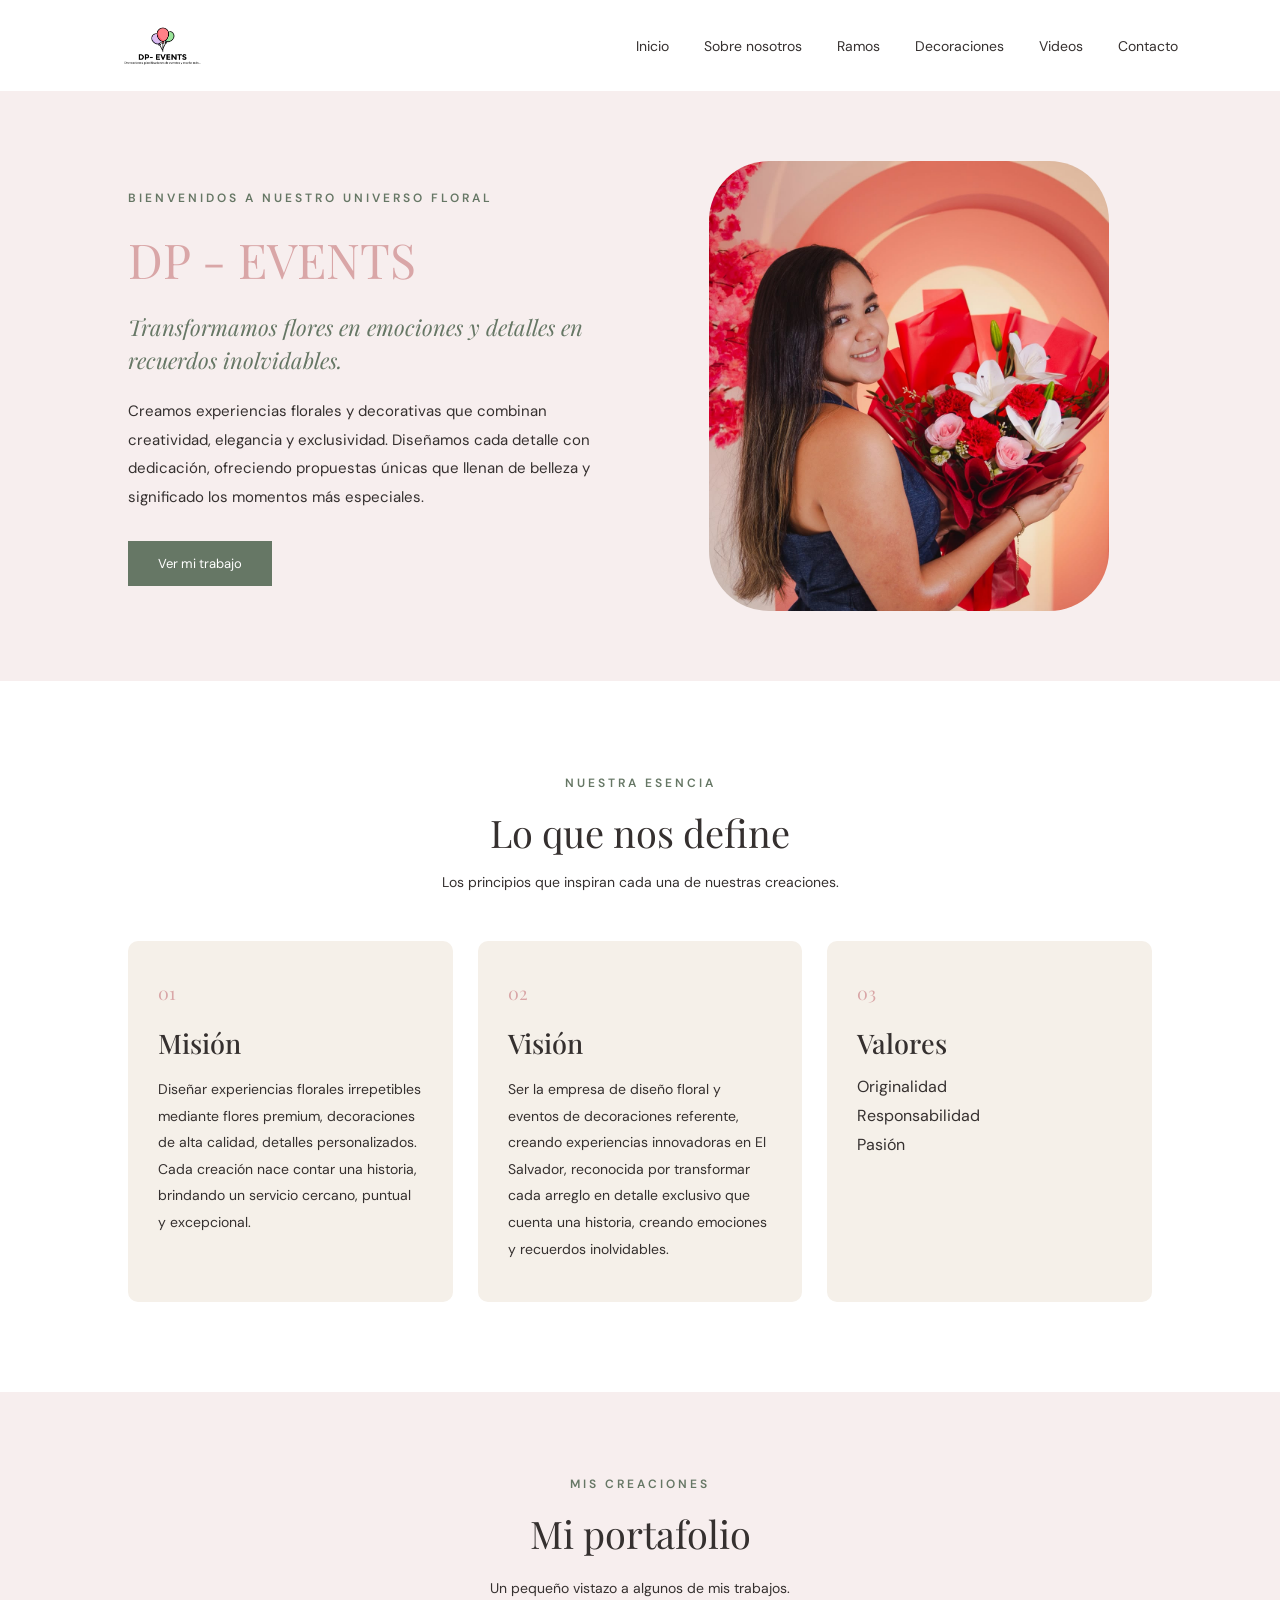
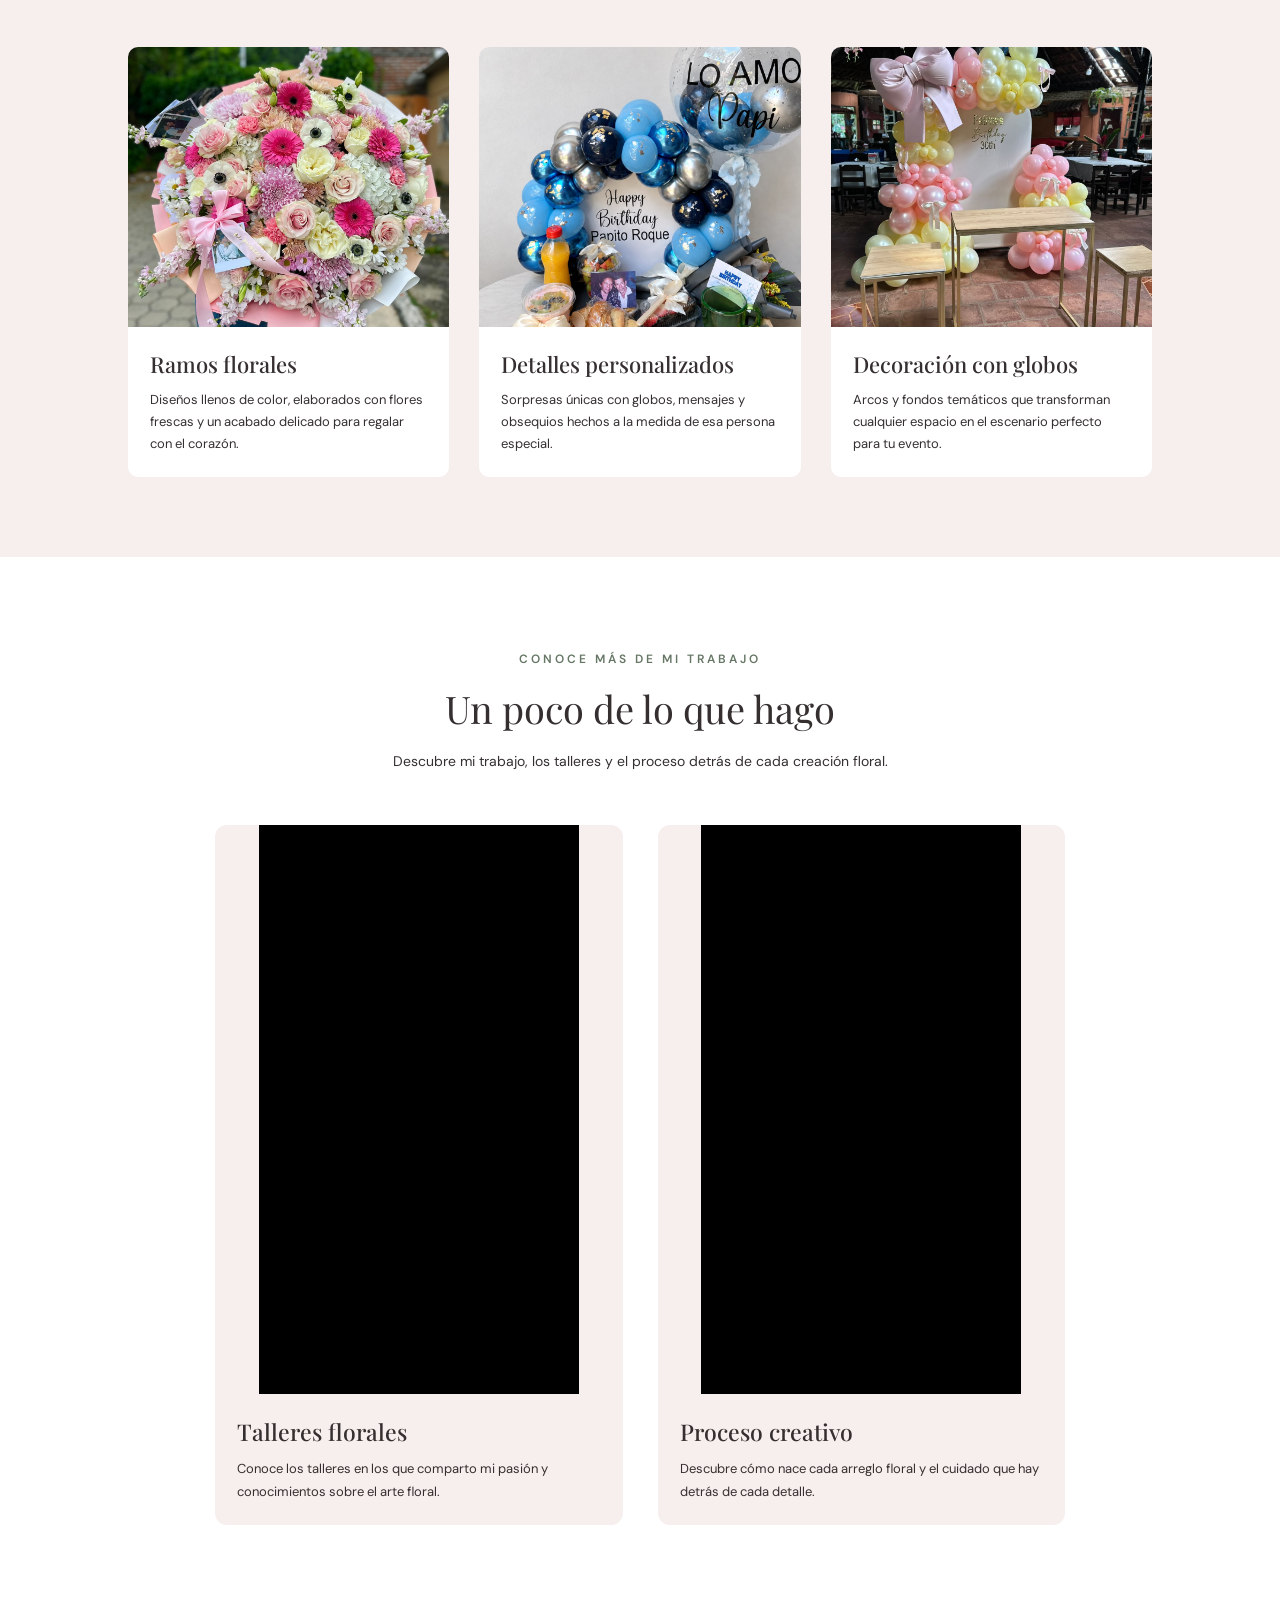
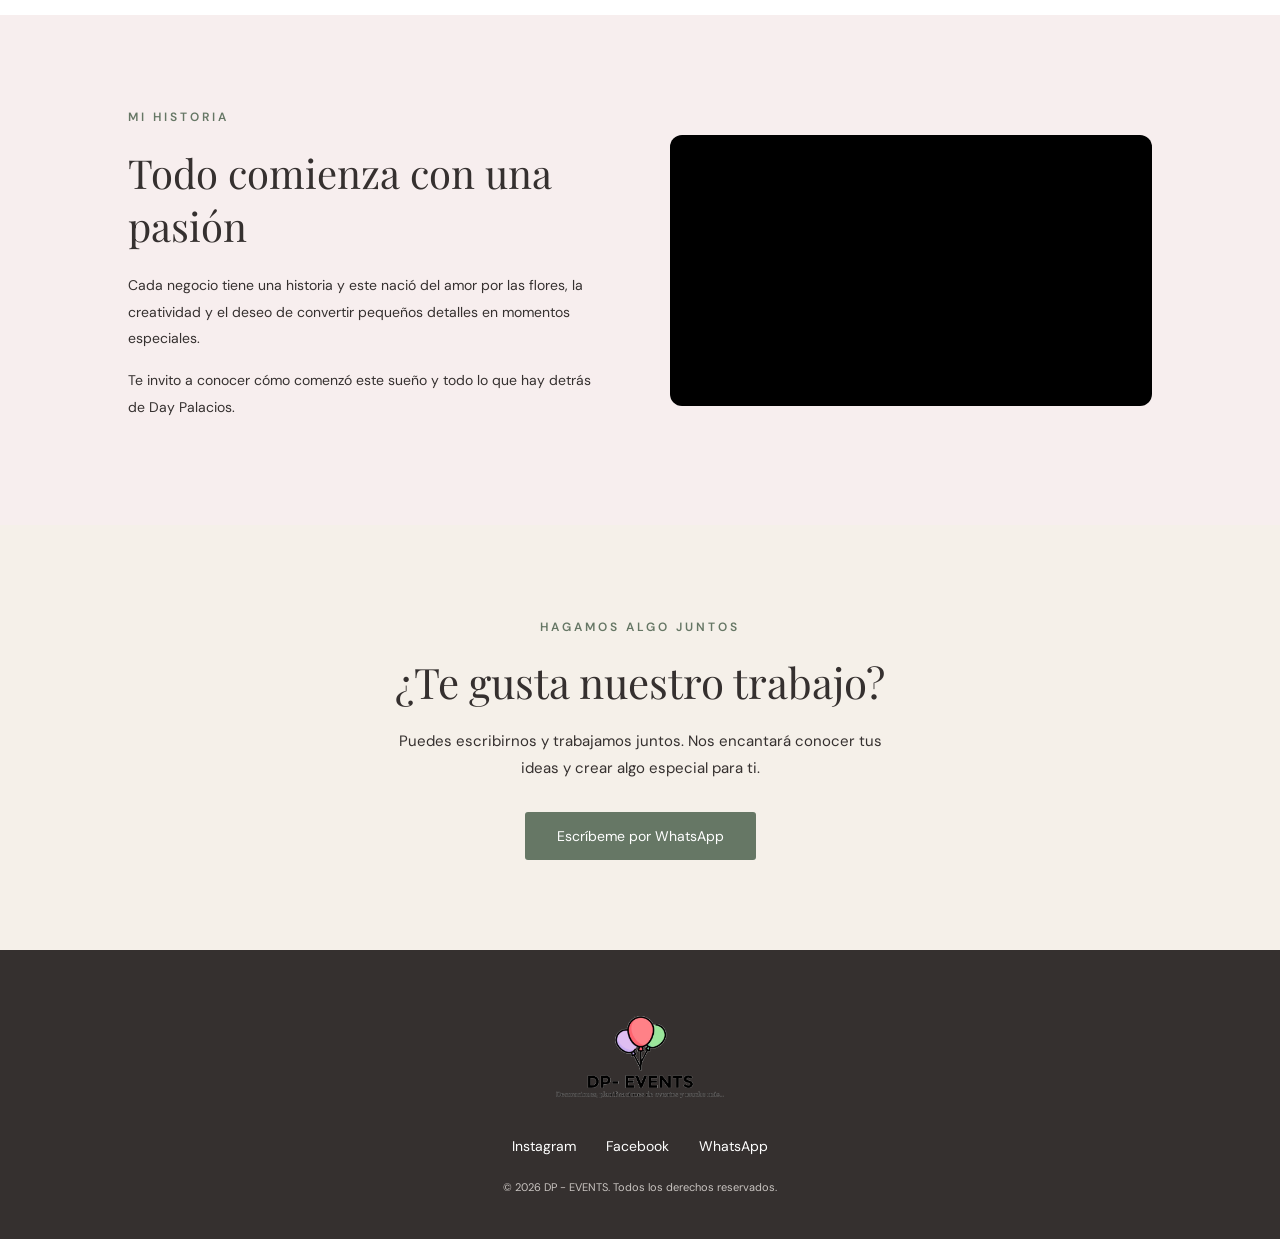
<file: index.html>
<!DOCTYPE html>
<html lang="es">
<head>
    <meta charset="UTF-8">
    <meta name="viewport" content="width=device-width, initial-scale=1.0">
    <title>DP - EVENTS | Home</title>
    <link rel="icon" type="image/png" href="img/icono-logo-dp.png">
    <link rel="stylesheet" href="css/estilos.css">
    <link href="https://fonts.googleapis.com/css2?family=DM+Sans:wght@400;500;600;700&family=Playfair+Display:wght@400;500;600&display=swap" rel="stylesheet">
</head>

<body>

<header>
    <nav class="menu">

        <a href="#inicio" class="logo"><img src="img/logo.png" class="img-logo"></a>

        <button class="menu-toggle" id="menu-toggle">
            ☰
        </button>

        <ul class="menu-links" id="menu-links">
            <li><a href="#inicio">Inicio</a></li>
            <li><a href="#mision">Sobre nosotros</a></li>
            <li><a href="html/portafolio.html">Ramos</a></li>
            <li><a href="html/deco.html">Decoraciones</a></li>
             <li><a href="#videos">Videos</a></li>
            <li><a href="#contacto">Contacto</a></li>
        </ul>

    </nav>
</header>

    <section class="inicio" id="inicio">

        <div class="inicio-texto">
            <span class="subtitulo">BIENVENIDOS A NUESTRO UNIVERSO FLORAL</span>

            <h1><span>DP - EVENTS</span></h1>
            <h3>Transformamos flores en emociones y detalles en recuerdos inolvidables.</h3>
            <p>
               Creamos experiencias florales y decorativas que 
               combinan creatividad, elegancia y exclusividad. 
               Diseñamos cada detalle con dedicación, ofreciendo 
               propuestas únicas que llenan de belleza y significado 
               los momentos más especiales.
            </p>

            <a href="#portafolio" class="boton">Ver mi trabajo</a>
        </div>

        <div class="inicio-imagen">
            <img src="img/day_foto.jpeg" alt="Fotografía de Day Palacios">
        </div>

    </section>

  
<!-- MISION, VISION Y VALORES -->
<section class="mision" id="mision">

    <div class="mision-titulo">
        <span class="subtitulo">NUESTRA ESENCIA</span>
        <h2>Lo que nos define</h2>
        <p>Los principios que inspiran cada una de nuestras creaciones.</p>
    </div>

    <div class="mision-tarjetas">

        <!-- MISION -->
        <div class="mision-card">
            <span class="numero">01</span>
            <h3>Misión</h3>
            <p>
                Diseñar experiencias florales irrepetibles mediante flores premium, 
                decoraciones de alta calidad, detalles personalizados. 
                Cada creación nace contar una historia, brindando un servicio 
                cercano, puntual y excepcional.
            </p>
        </div>

        <!-- VISION -->
        <div class="mision-card">
            <span class="numero">02</span>
            <h3>Visión</h3>
            <p>
              Ser la empresa de diseño floral y eventos de decoraciones 
              referente, creando experiencias innovadoras en El Salvador, 
              reconocida por transformar cada arreglo en detalle exclusivo 
              que cuenta una historia, creando emociones y recuerdos inolvidables.
            </p>
        </div>

        <!-- VALORES -->
       <div class="mision-card">
    <span class="numero">03</span>
    <h3>Valores</h3>

    <ul>
        <li>Originalidad</li>
        <li>Responsabilidad</li>
        <li>Pasión</li>
    </ul>
</div>

    </div>

</section>


    <section class="portafolio" id="portafolio">

        <div class="portafolio-titulo">
            <span class="subtitulo">MIS CREACIONES</span>
            <h2>Mi portafolio</h2>
            <p>Un pequeño vistazo a algunos de mis trabajos.</p>
        </div>

        <div class="galeria">

            <div class="tarjeta">
                <img src="img/arreglo1.webp" alt="Arreglo floral 1">
                <div class="tarjeta-texto">
                    <h3>Ramos florales</h3>
                    <p>Diseños llenos de color, elaborados con flores frescas y un acabado delicado para regalar con el corazón.</p>
                </div>
            </div>

            <div class="tarjeta">
                <img src="img/arreglo2.webp" alt="Arreglo floral 2">
                <div class="tarjeta-texto">
                    <h3>Detalles personalizados</h3>
                    <p>Sorpresas únicas con globos, mensajes y obsequios hechos a la medida de esa persona especial.</p>
                </div>
            </div>

            <div class="tarjeta">
                <img src="img/arreglo3.webp" alt="Arreglo floral 3">
                <div class="tarjeta-texto">
                    <h3>Decoración con globos</h3>
                    <p>Arcos y fondos temáticos que transforman cualquier espacio en el escenario perfecto para tu evento.</p>
                </div>
            </div>

        </div>

    </section>


<!-- VIDEOS -->
<section class="videos" id="videos">

    <div class="videos-titulo">
        <span class="subtitulo">CONOCE MÁS DE MI TRABAJO</span>
        <h2>Un poco de lo que hago</h2>
        <p>Descubre mi trabajo, los talleres y el proceso detrás de cada creación floral.</p>
    </div>

    <div class="videos-contenedor">

        <!-- VIDEO 1 -->
        <div class="video-tarjeta">

            <div class="video-marco">
                <iframe height="578" width="325" src="https://www.tiktok.com/player/v1/7657014615766748434?embed_from=webapp_share&music_info=1&description=1&autoplay=1&muted=1" frameborder="0" allow="accelerometer; autoplay; clipboard-write; encrypted-media; fullscreen; gyroscope; picture-in-picture; web-share" title="✨ Nuestro primer taller floral🥹🩷 ¡y fue todo un éxito! 💐 Un espacio para desconectarse, compartir, reír y descubrir que todos tenemos un lado creativo que merece florecer. 🌸 Gracias a Educo por confiar en mi trabajo y hacer posible esta hermosa experiencia. 💛 ¿Te gustaría vivir un taller así? Ya estamos agendando para empresas, cumpleaños, reuniones y grupos de amigos. ¡Escríbenos! 💕. #TallerFloral #parati #fyp #floressv #tallerfloral @Palacios" allowfullscreen loading="lazy"></iframe>
            </div>

            <div class="video-info">
                <h3>Talleres florales</h3>
                <p>Conoce los talleres en los que comparto mi pasión y conocimientos sobre el arte floral.</p>
            </div>

        </div>

        <div class="video-tarjeta">

            <div class="video-marco">
               <iframe height="578" width="325" src="https://www.tiktok.com/player/v1/7624163273188953362?embed_from=webapp_share&music_info=1&description=1&autoplay=1&muted=1" frameborder="0" allow="accelerometer; autoplay; clipboard-write; encrypted-media; fullscreen; gyroscope; picture-in-picture; web-share" title="Fue un honor decorar el anda procesional para María 🙏🏼✨ Cada detalle fue hecho con amor y fe, agradecida por ser parte de un momento tan especial.🤍💗 #VirgenMaria #semanasanta #jardindeflores" allowfullscreen loading="lazy"></iframe>
            </div>

            <div class="video-info">
                <h3>Proceso creativo</h3>
                <p>Descubre cómo nace cada arreglo floral y el cuidado que hay detrás de cada detalle.</p>
            </div>

        </div>

    </div>

</section>


<!-- HISTORIA DEL NEGOCIO -->
<section class="historia" id="historia">

    <div class="historia-contenido">

        <div class="historia-texto">
            <span class="subtitulo">MI HISTORIA</span>

            <h2>Todo comienza con una pasión</h2>

            <p>
                Cada negocio tiene una historia y este nació del amor
                por las flores, la creatividad y el deseo de convertir
                pequeños detalles en momentos especiales.
            </p>

            <p>
                Te invito a conocer cómo comenzó este sueño y todo
                lo que hay detrás de Day Palacios.
            </p>
        </div>

        <div class="historia-video">

           <iframe height="578" width="325" src="https://www.tiktok.com/player/v1/7654724163386576136?embed_from=webapp_share&music_info=1&description=1&autoplay=1&muted=1" frameborder="0" allow="accelerometer; autoplay; clipboard-write; encrypted-media; fullscreen; gyroscope; picture-in-picture; web-share" title="Detrás de cada arreglo y cada entrega, hay una historia llena de sueños, esfuerzo y mucho amor. 🥹💞@Palacios Hace 5 años comenzó este hermoso proyecto con ilusión, miedo y muchas ganas de salir adelante. Lo que inició como un sueño hoy se ha convertido en una bendición gracias a cada persona que ha confiado en mi trabajo, recomendado mis servicios y apoyado este emprendimiento. Este video es para que conozcan un poco más de quién está detrás de cada detalle que realizamos con tanto cariño. Aún quedan muchos sueños por cumplir. Gracias por formar parte de esta historia. Lo mejor aún está por venir. ✨🌷 #5AñosDeHistoria #sv #HechoConAmor #SueñosQueSeCumplen #fyp" allowfullscreen loading="lazy"></iframe>

        </div>

    </div>

</section>


<section class="contacto" id="contacto">

    <span class="subtitulo">HAGAMOS ALGO JUNTOS</span>

    <h2>¿Te gusta nuestro trabajo?</h2>

    <p>
        Puedes escribirnos y trabajamos juntos.
        Nos encantará conocer tus ideas y crear algo especial para ti.
    </p>

   <a href="https://wa.me/50375059878?text=Hola%20Day,%20me%20gustaria%20conocer%20mas%20sobre%20tus%20arreglos%20florales."
   target="_blank"
   class="boton-contacto">
    Escríbeme por WhatsApp
</a>
</section>

    <footer>

        <a href="#inicio" class="footer-logo">
            <img src="img/logo.png" alt="Logo Day Palacios">
        </a>

        <div class="redes">

            <a href="https://www.instagram.com/dp_events_" target="_blank">
                Instagram
            </a>

            <a href="https://www.facebook.com/profile.php?id=100088764604220" target="_blank">
                Facebook
            </a>

            <a href="https://wa.me/50375059878" target="_blank">
                WhatsApp
             </a>

        </div>

        <p>© 2026 DP - EVENTS. Todos los derechos reservados.</p>

    </footer>


<script>
    document.addEventListener("DOMContentLoaded", function() {

        const menuToggle = document.getElementById("menu-toggle");
        const menuLinks = document.getElementById("menu-links");

        // ABRIR Y CERRAR MENU
        menuToggle.addEventListener("click", function() {

            menuLinks.classList.toggle("activo");

            if (menuLinks.classList.contains("activo")) {
                menuToggle.textContent = "✕";
            } else {
                menuToggle.textContent = "☰";
            }

        });

        // CERRAR MENU AL SELECCIONAR UNA OPCION
        const enlaces = document.querySelectorAll(".menu-links a");

        enlaces.forEach(function(enlace) {

            enlace.addEventListener("click", function() {

                menuLinks.classList.remove("activo");
                menuToggle.textContent = "☰";

            });

        });

    });
</script>
</body>
</html>
</file>
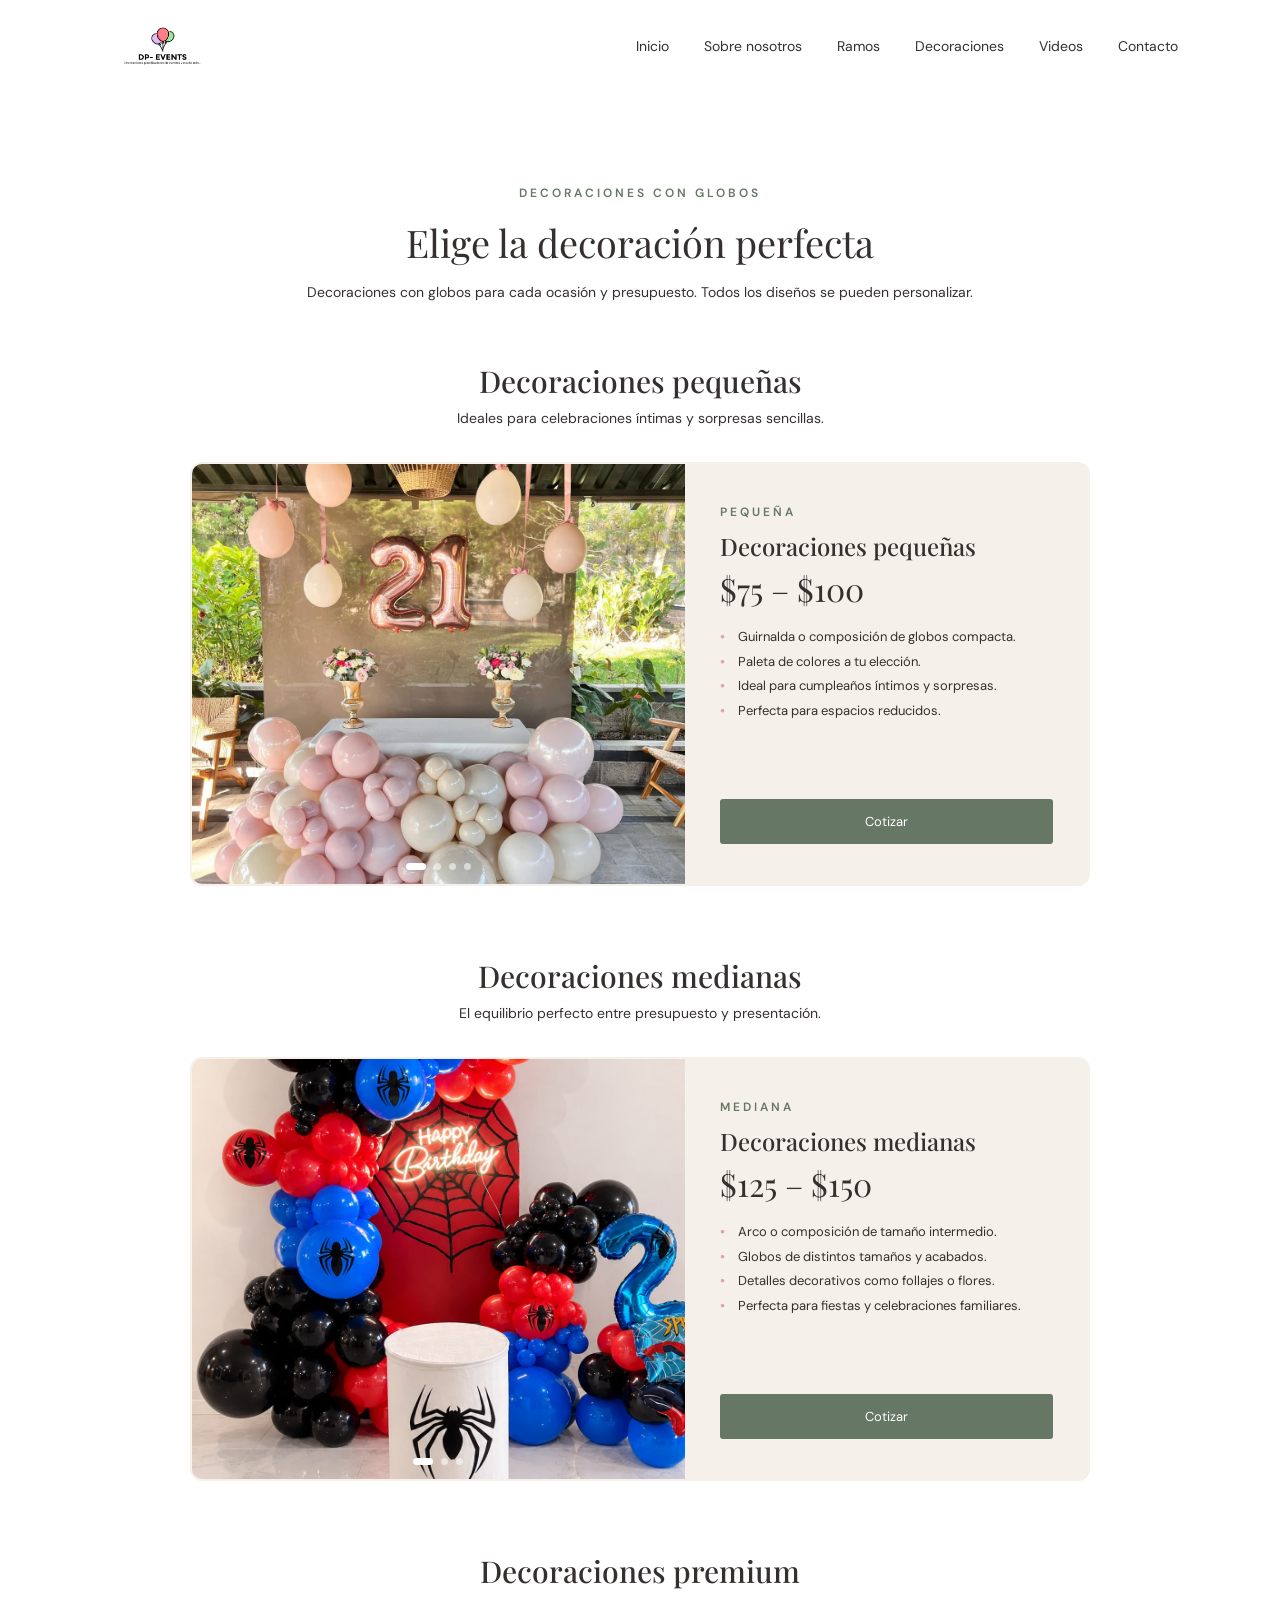
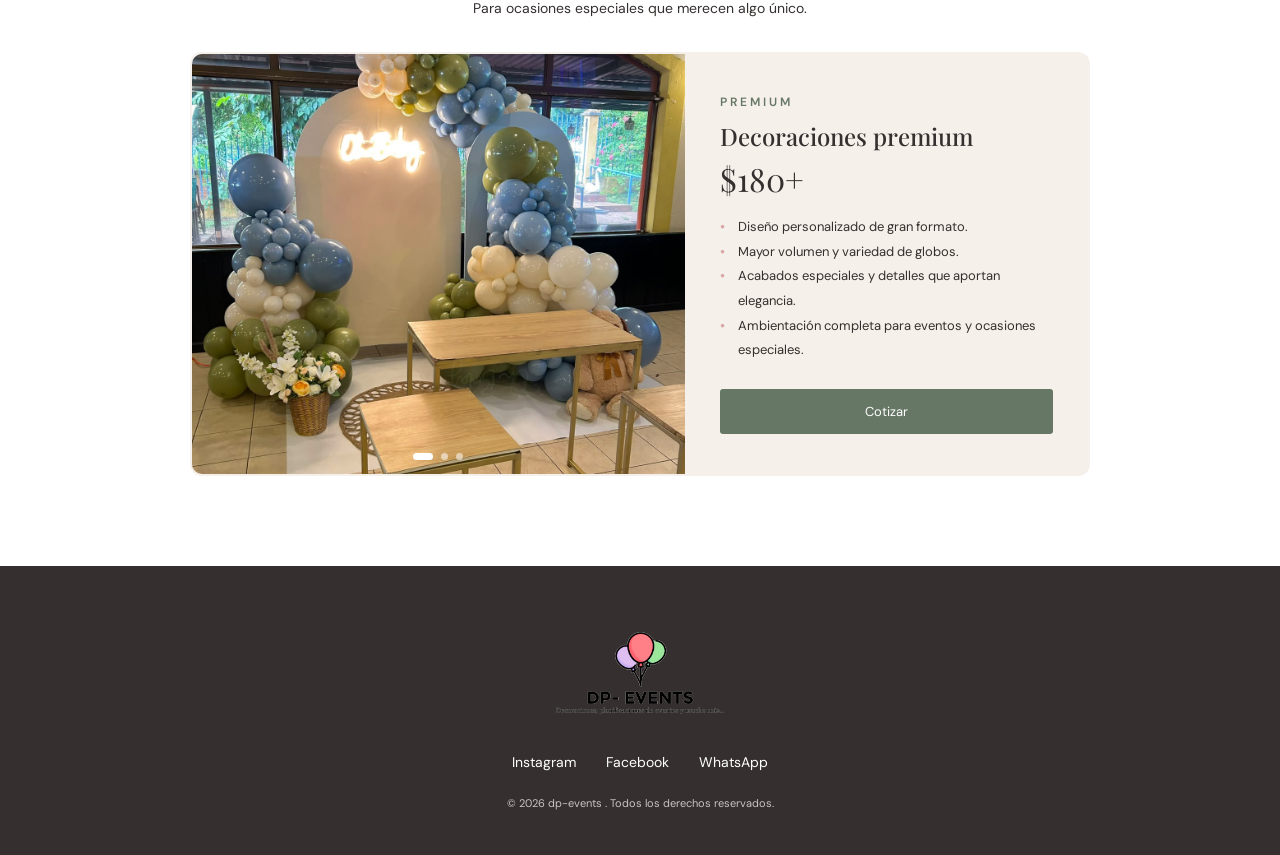
<file: html/deco.html>
<!DOCTYPE html>
<html lang="es">
<head>
    <meta charset="UTF-8">
    <meta name="viewport" content="width=device-width, initial-scale=1.0">
    <title>DP - EVENTS | Decoraciones</title>
    <link rel="icon" type="image/png" href="../img/icono-logo-dp.png">
    <link rel="stylesheet" href="../css/estilos.css">
    <link href="https://fonts.googleapis.com/css2?family=DM+Sans:wght@400;500;600;700&family=Playfair+Display:wght@400;500;600&display=swap" rel="stylesheet">

    <script src="../js/carrusel.js" defer></script>
</head>

<body>

<header>
    <nav class="menu">

        <a href="../index.html#inicio" class="logo"><img src="../img/logo.png" class="img-logo" alt="DP Events"></a>

        <button class="menu-toggle" id="menu-toggle" aria-label="Abrir menú">☰</button>

        <ul class="menu-links" id="menu-links">
            <li><a href="../index.html">Inicio</a></li>
            <li><a href="../index.html#mision">Sobre nosotros</a></li>
            <li><a href="../html/portafolio.html">Ramos</a></li>
            <li><a href="deco.html">Decoraciones</a></li>
            <li><a href="../index.html#videos">Videos</a></li>
            <li><a href="../index.html#contacto">Contacto</a></li>
        </ul>

    </nav>
</header>

<section class="catalogo" id="catalogo">

    <div class="catalogo-titulo">
        <span class="subtitulo">DECORACIONES CON GLOBOS</span>
        <h2>Elige la decoración perfecta</h2>
        <p>Decoraciones con globos para cada ocasión y presupuesto. Todos los diseños se pueden personalizar.</p>
    </div>

    <!-- ========== RANGO 1: DECORACIONES PEQUEÑAS ========== -->
    <div class="catalogo-bloque">
        <h3>Decoraciones pequeñas</h3>
        <p>Ideales para celebraciones íntimas y sorpresas sencillas.</p>

        <div class="precio-grid precio-grid--unica">

            <article class="precio-card">
                <div class="carousel" data-carousel>
                    <div class="carousel-track">
                        <img src="../img/Decoracion/deco_senci11.jpeg" alt="Decoración con globos pequeña - foto 1" loading="lazy">
                        <img src="../img/Decoracion/deco_senci2.jpeg" alt="Decoración con globos pequeña - foto 2" loading="lazy">
                        <img src="../img/Decoracion/deco_senci3.jpeg" alt="Decoración con globos pequeña - foto 3" loading="lazy">
                        <img src="../img/Decoracion/deco_senci4.jpeg" alt="Decoración con globos pequeña - foto 4" loading="lazy">
                    </div>
                    <button class="carousel-btn prev" aria-label="Foto anterior">‹</button>
                    <button class="carousel-btn next" aria-label="Foto siguiente">›</button>
                    <div class="carousel-dots"></div>
                </div>

                <div class="precio-cuerpo">
                    <span class="precio-tamano">PEQUEÑA</span>
                    <h4>Decoraciones pequeñas</h4>
                    <p class="precio">$75 – $100</p>
                    <ul class="precio-lista">
                        <li>Guirnalda o composición de globos compacta.</li>
                        <li>Paleta de colores a tu elección.</li>
                        <li>Ideal para cumpleaños íntimos y sorpresas.</li>
                        <li>Perfecta para espacios reducidos.</li>
                    </ul>
                    <a href="https://wa.me/50375059878" target="_blank" rel="noopener" class="boton">Cotizar</a>
                </div>
            </article>

        </div>
    </div>

    <!-- ========== RANGO 2: DECORACIONES MEDIANAS ========== -->
    <div class="catalogo-bloque">
        <h3>Decoraciones medianas</h3>
        <p>El equilibrio perfecto entre presupuesto y presentación.</p>

        <div class="precio-grid precio-grid--unica">

            <article class="precio-card">
                <div class="carousel" data-carousel>
                    <div class="carousel-track">
                        <img src="../img/Decoracion/deco_media1.jpeg" alt="Decoración con globos mediana - foto 1" loading="lazy">
                        <img src="../img/Decoracion/deco_media2.jpeg" alt="Decoración con globos mediana - foto 2" loading="lazy">
                        <img src="../img/Decoracion/deco_media3.jpeg" alt="Decoración con globos mediana - foto 3" loading="lazy">
                    </div>
                    <button class="carousel-btn prev" aria-label="Foto anterior">‹</button>
                    <button class="carousel-btn next" aria-label="Foto siguiente">›</button>
                    <div class="carousel-dots"></div>
                </div>

                <div class="precio-cuerpo">
                    <span class="precio-tamano">MEDIANA</span>
                    <h4>Decoraciones medianas</h4>
                    <p class="precio">$125 – $150</p>
                    <ul class="precio-lista">
                        <li>Arco o composición de tamaño intermedio.</li>
                        <li>Globos de distintos tamaños y acabados.</li>
                        <li>Detalles decorativos como follajes o flores.</li>
                        <li>Perfecta para fiestas y celebraciones familiares.</li>
                    </ul>
                    <a href="https://wa.me/50375059878" target="_blank" rel="noopener" class="boton">Cotizar</a>
                </div>
            </article>

        </div>
    </div>

    <!-- ========== RANGO 3: DECORACIONES PREMIUM ========== -->
    <div class="catalogo-bloque">
        <h3>Decoraciones premium</h3>
        <p>Para ocasiones especiales que merecen algo único.</p>

        <div class="precio-grid precio-grid--unica">

            <article class="precio-card">
                <div class="carousel" data-carousel>
                    <div class="carousel-track">
                        <img src="../img/Decoracion/deco_grande1.jpeg" alt="Decoración con globos premium - foto 1" loading="lazy">
                        <img src="../img/Decoracion/deco_grande2.jpeg" alt="Decoración con globos premium - foto 2" loading="lazy">
                        <img src="../img/Decoracion/deco_grande3.jpeg" alt="Decoración con globos premium - foto 3" loading="lazy">
                    </div>
                    <button class="carousel-btn prev" aria-label="Foto anterior">‹</button>
                    <button class="carousel-btn next" aria-label="Foto siguiente">›</button>
                    <div class="carousel-dots"></div>
                </div>

                <div class="precio-cuerpo">
                    <span class="precio-tamano">PREMIUM</span>
                    <h4>Decoraciones premium</h4>
                    <p class="precio">$180+</p>
                    <ul class="precio-lista">
                        <li>Diseño personalizado de gran formato.</li>
                        <li>Mayor volumen y variedad de globos.</li>
                        <li>Acabados especiales y detalles que aportan elegancia.</li>
                        <li>Ambientación completa para eventos y ocasiones especiales.</li>
                    </ul>
                    <a href="https://wa.me/50375059878" target="_blank" rel="noopener" class="boton">Cotizar</a>
                </div>
            </article>

        </div>
    </div>
</section>

<footer>

    <a href="../index.html#inicio" class="footer-logo">
        <img src="../img/logo.png" alt="Logo Day Palacios">
    </a>

    <div class="redes">
        <a href="https://www.instagram.com/dp_events_" target="_blank" rel="noopener">Instagram</a>
        <a href="https://www.facebook.com/profile.php?id=100088764604220" target="_blank" rel="noopener">Facebook</a>
        <a href="https://wa.me/50375059878" target="_blank" rel="noopener">WhatsApp</a>
    </div>

    <p>© 2026 dp-events . Todos los derechos reservados.</p>

</footer>

</body>
</html>
</file>
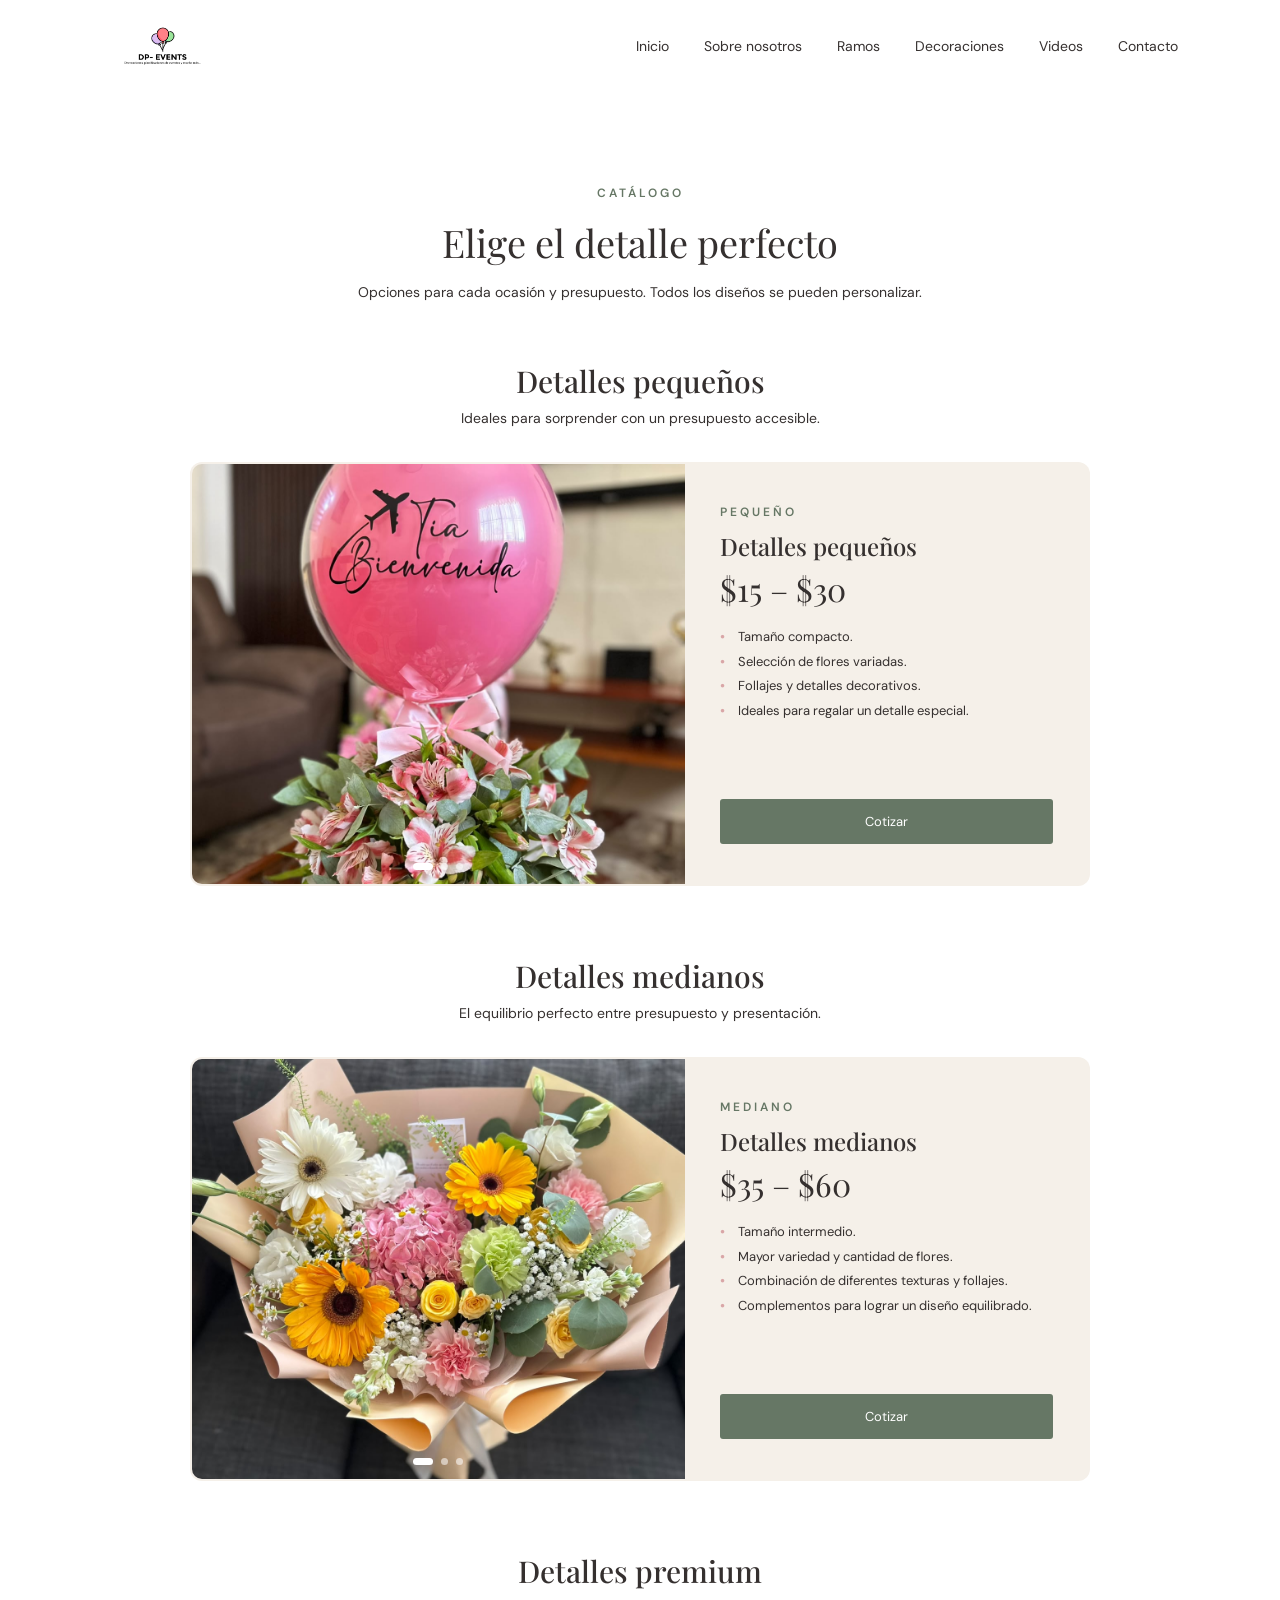
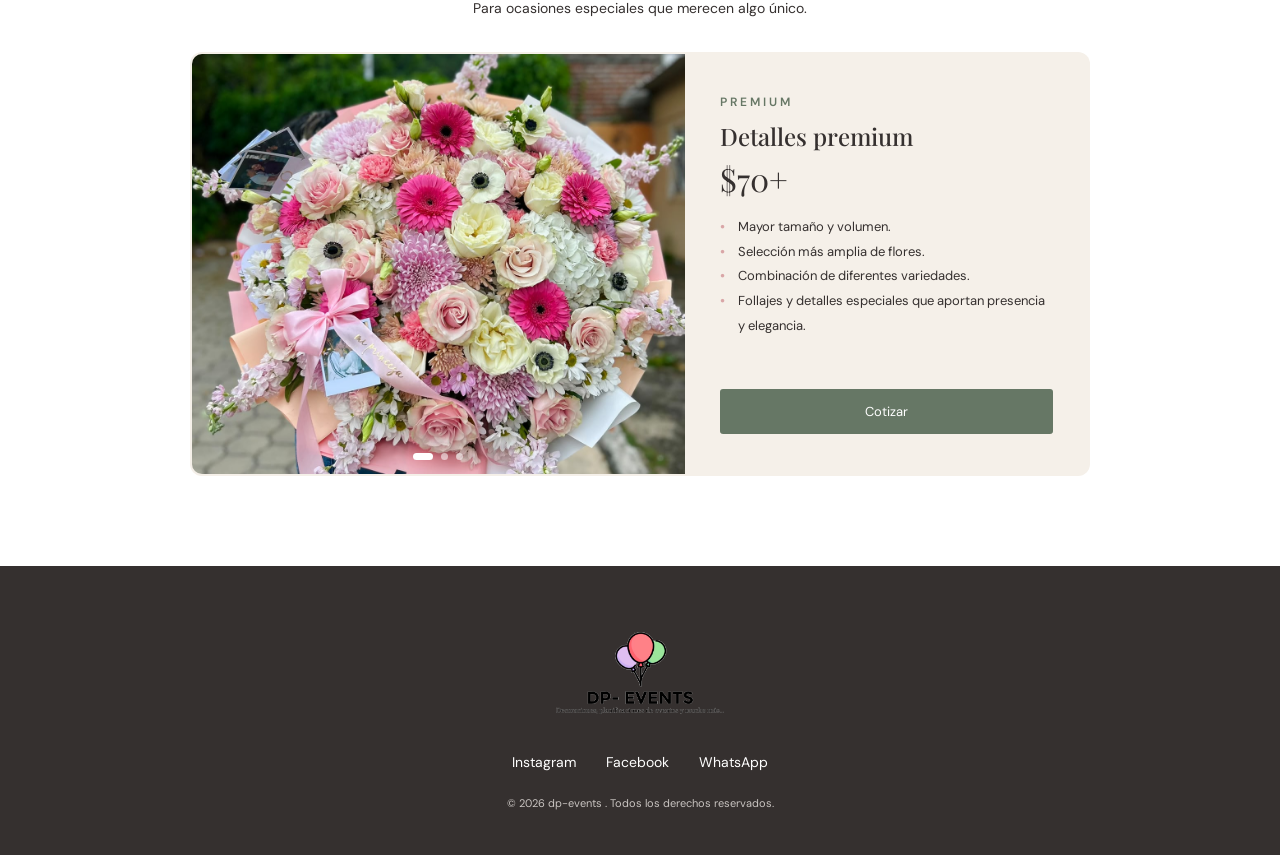
<file: html/portafolio.html>
<!DOCTYPE html>
<html lang="es">
<head>
    <meta charset="UTF-8">
    <meta name="viewport" content="width=device-width, initial-scale=1.0">
    <title>DP - EVENTS | Ramos</title>
    <link rel="icon" type="image/png" href="../img/icono-logo-dp.png">
    <link rel="stylesheet" href="../css/estilos.css">
    <link href="https://fonts.googleapis.com/css2?family=DM+Sans:wght@400;500;600;700&family=Playfair+Display:wght@400;500;600&display=swap" rel="stylesheet">

        <script src="../js/carrusel.js" defer></script>
</head>

<body>

<header>
    <nav class="menu">

        <a href="../index.html#inicio" class="logo"><img src="../img/logo.png" class="img-logo" alt="DP Events"></a>

        <button class="menu-toggle" id="menu-toggle" aria-label="Abrir menú">☰</button>

        <ul class="menu-links" id="menu-links">
            <li><a href="../index.html">Inicio</a></li>
            <li><a href="../index.html#mision">Sobre nosotros</a></li>
            <li><a href="portafolio.html">Ramos</a></li>
             <li><a href="deco.html">Decoraciones</a></li>
            <li><a href="../index.html#videos">Videos</a></li>
            <li><a href="../index.html#contacto">Contacto</a></li>
        </ul>

    </nav>
</header>

<section class="catalogo" id="catalogo">

    <div class="catalogo-titulo">
        <span class="subtitulo">CATÁLOGO</span>
        <h2>Elige el detalle perfecto</h2>
        <p>Opciones para cada ocasión y presupuesto. Todos los diseños se pueden personalizar.</p>
    </div>

    <!-- ========== RANGO 1: DETALLES PEQUEÑOS ========== -->
    <div class="catalogo-bloque">
        <h3>Detalles pequeños</h3>
        <p>Ideales para sorprender con un presupuesto accesible.</p>

        <div class="precio-grid precio-grid--unica">

            <article class="precio-card">
                <div class="carousel" data-carousel>
                    <div class="carousel-track">
                    <img src="../img/ramos/ramo_peque1.jpeg" alt="Detalles pequeños - foto 1" loading="lazy">
                    <img src="../img/ramos/ramo_peque2.jpeg" alt="Detalles pequeños - foto 2" loading="lazy">
                    <img src="../img/ramos/ramo_peque3.jpeg" alt="Detalles pequeños - foto 3" loading="lazy">
                    </div>
                    <button class="carousel-btn prev" aria-label="Foto anterior">‹</button>
                    <button class="carousel-btn next" aria-label="Foto siguiente">›</button>
                    <div class="carousel-dots"></div>
                </div>

                <div class="precio-cuerpo">
                    <span class="precio-tamano">PEQUEÑO</span>
                    <h4>Detalles pequeños</h4>
                    <p class="precio">$15 – $30</p>
                    <ul class="precio-lista">
                    <li>Tamaño compacto.</li>
                    <li>Selección de flores variadas.</li>
                    <li>Follajes y detalles decorativos.</li>
                    <li>Ideales para regalar un detalle especial.</li>
                    </ul>
                    <a href="https://wa.me/50375059878" target="_blank" rel="noopener" class="boton">Cotizar</a>
                </div>
            </article>

        </div>
    </div>

    <!-- ========== RANGO 2: DETALLES MEDIANOS ========== -->
    <div class="catalogo-bloque">
        <h3>Detalles medianos</h3>
        <p>El equilibrio perfecto entre presupuesto y presentación.</p>

        <div class="precio-grid precio-grid--unica">

            <article class="precio-card">
                <div class="carousel" data-carousel>
                    <div class="carousel-track">
                    <img src="../img/ramos/ramo_media1.jpeg" alt="Detalles medianos - foto 1" loading="lazy">
                    <img src="../img/ramos/ramo_media2.jpeg" alt="Detalles medianos - foto 2" loading="lazy">
                    <img src="../img/ramos/ramo_media3.jpeg" alt="Detalles medianos - foto 3" loading="lazy">
                    </div>
                    <button class="carousel-btn prev" aria-label="Foto anterior">‹</button>
                    <button class="carousel-btn next" aria-label="Foto siguiente">›</button>
                    <div class="carousel-dots"></div>
                </div>

                <div class="precio-cuerpo">
                    <span class="precio-tamano">MEDIANO</span>
                    <h4>Detalles medianos</h4>
                    <p class="precio">$35 – $60</p>
                    <ul class="precio-lista">
                    <li>Tamaño intermedio.</li>
                    <li>Mayor variedad y cantidad de flores.</li>
                    <li>Combinación de diferentes texturas y follajes.</li>
                    <li>Complementos para lograr un diseño equilibrado.</li>
                </ul>
                    <a href="https://wa.me/50375059878" target="_blank" rel="noopener" class="boton">Cotizar</a>
                </div>
            </article>

        </div>
    </div>

    <!-- ========== RANGO 3: DETALLES PREMIUM ========== -->
    <div class="catalogo-bloque">
        <h3>Detalles premium</h3>
        <p>Para ocasiones especiales que merecen algo único.</p>

        <div class="precio-grid precio-grid--unica">

            <article class="precio-card">
                <div class="carousel" data-carousel>
                    <div class="carousel-track">
                    <img src="../img/ramos/ramo_grande1.jpeg" alt="Detalles premium - foto 1" loading="lazy">
                    <img src="../img/ramos/ramo_grande2.jpeg" alt="Detalles premium - foto 2" loading="lazy">
                    <img src="../img/ramos/ramo_grande3.jpeg" alt="Detalles premium - foto 3" loading="lazy">
                    </div>
                    <button class="carousel-btn prev" aria-label="Foto anterior">‹</button>
                    <button class="carousel-btn next" aria-label="Foto siguiente">›</button>
                    <div class="carousel-dots"></div>
                </div>

                <div class="precio-cuerpo">
                    <span class="precio-tamano">PREMIUM</span>
                    <h4>Detalles premium</h4>
                    <p class="precio">$70+</p>
                    <ul class="precio-lista">
                    <li>Mayor tamaño y volumen.</li>
                    <li>Selección más amplia de flores.</li>
                    <li>Combinación de diferentes variedades.</li>
                    <li>Follajes y detalles especiales que aportan presencia y elegancia.</li>
                    </ul>
                    <a href="https://wa.me/50375059878" target="_blank" rel="noopener" class="boton">Cotizar</a>
                </div>
            </article>

        </div>
    </div>
</section>

<footer>

    <a href="../index.html#inicio" class="footer-logo">
        <img src="../img/logo.png" alt="Logo Day Palacios">
    </a>

    <div class="redes">
        <a href="https://www.instagram.com/dp_events_" target="_blank" rel="noopener">Instagram</a>
        <a href="https://www.facebook.com/profile.php?id=100088764604220" target="_blank" rel="noopener">Facebook</a>
        <a href="https://wa.me/50375059878" target="_blank" rel="noopener">WhatsApp</a>
    </div>

    <p>© 2026 dp-events . Todos los derechos reservados.</p>

</footer>

<script src="../js/carrusel.js"></script>
</body>
</html>
</file>
<file: css/estilos.css>
:root {
    --rosa: #d9a6a7;
    --rosa-claro: #f7eeee;
    --beige: #f5f0e9;
    --verde: #667765;
    --oscuro: #35302f;
    --blanco: #ffffff;
    --titulo: 'Playfair Display', Georgia, 'Times New Roman', serif;
    --texto: 'DM Sans', Arial, Helvetica, sans-serif;
}

* {
    margin: 0;
    padding: 0;
    box-sizing: border-box;
}

html {
    scroll-behavior: smooth;
    scroll-padding-top: 80px; /* evita que el menu tape los titulos al navegar */
}

body {
    font-family: var(--texto);
    background-color: var(--blanco);
    color: var(--oscuro);
    -webkit-text-size-adjust: 100%;
}

img,
iframe {
    max-width: 100%;
}

img {
    display: block;
}

:focus-visible {
    outline: 2px solid var(--verde);
    outline-offset: 3px;
}

@media (prefers-reduced-motion: reduce) {
    html {
        scroll-behavior: auto;
    }

    * {
        transition: none !important;
    }
}


/* =================================
   MENU DE NAVEGACION
================================= */

header {
    position: sticky;
    top: 0;
    z-index: 100;
    width: 100%;
    background-color: var(--blanco);
    padding: 18px 8%;
}

.menu {
    display: flex;
    justify-content: space-between;
    align-items: center;
}

.menu .img-logo {
    width: 120px;
    max-height: 55px;
    object-fit: contain;
}

.menu-links {
    display: flex;
    align-items: center;
    list-style: none;
    gap: 35px;
}

.menu-links li a {
    text-decoration: none;
    color: var(--oscuro);
    font-size: 14px;
    transition: color 0.3s;
}

.menu-links li a:hover {
    color: var(--rosa);
}

.menu-toggle {
    display: none;
    background: none;
    border: none;
    font-size: 28px;
    color: var(--oscuro);
    cursor: pointer;
}


/* =================================
   PRESENTACION / INICIO
================================= */

.inicio {
    min-height: 580px;
    padding: 70px 10%;
    background-color: var(--rosa-claro);

    display: flex;
    align-items: center;
    justify-content: space-between;
    gap: 50px;
}

.inicio-texto {
    flex: 1;
}

.subtitulo {
    color: var(--verde);
    font-size: 12px;
    font-weight: 600;
    letter-spacing: 3px;
}

.inicio h1 {
    font-family: var(--titulo);
    font-size: 48px;
    font-weight: 400;
    margin: 20px 0;
}

.inicio h1 span {
    color: var(--rosa);
    display: block;
}

.inicio h3 {
    font-family: var(--titulo);
    font-size: 22px;
    font-weight: 400;
    font-style: italic;
    line-height: 1.5;
    color: var(--verde);
    max-width: 480px;
    margin-bottom: 20px;
}

.inicio p {
    font-size: 15px;
    line-height: 1.9;
    max-width: 480px;
    margin-bottom: 30px;
}

.boton {
    display: inline-block;
    padding: 14px 30px;
    background-color: var(--verde);
    color: var(--blanco);
    text-decoration: none;
    font-size: 13px;
    transition: background-color 0.3s;
}

.boton:hover {
    background-color: var(--oscuro);
}

.inicio-imagen {
    flex: 1;
    display: flex;
    justify-content: center;
}

.inicio-imagen img {
    width: 100%;
    max-width: 400px;
    height: 450px;
    object-fit: cover;
    border-radius: 60px;
}


/* =================================
   MISION, VISION Y VALORES
================================= */

.mision {
    padding: 90px 10%;
    background-color: var(--blanco);
}

.mision-titulo {
    text-align: center;
    margin-bottom: 50px;
}

.mision-titulo h2 {
    font-family: var(--titulo);
    font-size: 38px;
    font-weight: 400;
    margin: 15px 0;
}

.mision-titulo p {
    font-size: 14px;
}

.mision-tarjetas {
    display: grid;
    grid-template-columns: repeat(3, 1fr);
    gap: 25px;
}

.mision-card {
    background-color: var(--beige);
    padding: 40px 30px;
    border-radius: 10px;
    transition: transform 0.3s;
}

.mision-card:hover {
    transform: translateY(-7px);
}

.numero {
    font-family: var(--titulo);
    font-size: 18px;
    color: var(--rosa);
}

.mision-card h3 {
    font-family: var(--titulo);
    font-size: 27px;
    font-weight: 500;
    margin: 20px 0 15px;
}

.mision-card p {
    font-size: 14px;
    line-height: 1.9;
}

.mision-card ul {
    list-style: none;
    padding: 0;
    margin-top: 15px;
}

.mision-card li {
    margin-bottom: 8px;
}

/* =================================
   PORTAFOLIO
================================= */

.portafolio {
    padding: 80px 10%;
    background-color: var(--rosa-claro);
}

.portafolio-titulo {
    text-align: center;
    margin-bottom: 50px;
}

.portafolio h2 {
    font-family: var(--titulo);
    font-size: 38px;
    font-weight: 400;
    margin: 15px 0 20px;
}

.portafolio-titulo p {
    font-size: 14px;
}

.galeria {
    display: grid;
    grid-template-columns: repeat(3, 1fr);
    gap: 30px;
}

.tarjeta {
    background-color: var(--blanco);
    overflow: hidden;
    border-radius: 10px;
    transition: transform 0.3s;
}

.tarjeta:hover {
    transform: translateY(-8px);
}

.tarjeta img {
    width: 100%;
    height: 280px;
    object-fit: cover;
}

.tarjeta-texto {
    padding: 22px;
}

.tarjeta-texto h3 {
    font-family: var(--titulo);
    font-size: 22px;
    font-weight: 500;
    margin-bottom: 10px;
}

.tarjeta-texto p {
    font-size: 13px;
    line-height: 1.7;
}


/* =================================
   VIDEOS DE TIKTOK
================================= */

.videos {
    padding: 90px 10%;
    background-color: var(--blanco);
}

.videos-titulo {
    text-align: center;
    margin-bottom: 50px;
}

.videos-titulo h2 {
    font-family: var(--titulo);
    font-size: 38px;
    font-weight: 400;
    margin: 15px 0;
}

.videos-titulo p {
    font-size: 14px;
    line-height: 1.8;
}

.videos-contenedor {
    display: grid;
    grid-template-columns: repeat(2, 1fr);
    gap: 35px;
    max-width: 850px;
    margin: 0 auto;
}

.video-tarjeta {
    background-color: var(--rosa-claro);
    border-radius: 12px;
    overflow: hidden;
}

/* Antes: max-height rompia la proporcion 9:16.
   Ahora se limita el ANCHO y la altura se calcula sola. */
.video-marco {
    width: 100%;
    max-width: 320px;
    margin: 0 auto;
    aspect-ratio: 9 / 16;
    background-color: #000;
}

.video-marco iframe {
    width: 100%;
    height: 100%;
    border: none;
    display: block;
}

.video-info {
    padding: 22px;
}

.video-info h3 {
    font-family: var(--titulo);
    font-size: 23px;
    font-weight: 500;
    margin-bottom: 10px;
}

.video-info p {
    font-size: 13px;
    line-height: 1.8;
}


/* =================================
   HISTORIA DEL NEGOCIO
================================= */

.historia {
    padding: 90px 10%;
    background-color: var(--rosa-claro);
}

.historia-contenido {
    display: flex;
    align-items: center;
    justify-content: space-between;
    gap: 60px;
    max-width: 1100px;
    margin: 0 auto;
}

.historia-texto {
    flex: 1;
}

.historia-texto h2 {
    font-family: var(--titulo);
    font-size: 40px;
    font-weight: 400;
    margin: 20px 0;
}

.historia-texto p {
    font-size: 14px;
    line-height: 1.9;
    margin-bottom: 15px;
}

.historia-video {
    flex: 1;
    width: 100%;
    max-width: 500px;
    aspect-ratio: 16 / 9;
    overflow: hidden;
    border-radius: 12px;
    background-color: #000;
}

.historia-video iframe {
    width: 100%;
    height: 100%;
    border: none;
    display: block;
}


/* =================================
   CONTACTO WHATSAPP
================================= */

.contacto {
    padding: 90px 10%;
    background-color: var(--beige);
    text-align: center;
}

.contacto h2 {
    font-family: var(--titulo);
    font-size: 42px;
    font-weight: 400;
    margin: 18px 0;
}

.contacto p {
    font-size: 15px;
    line-height: 1.8;
    max-width: 500px;
    margin: 0 auto 30px;
}

.boton-contacto {
    display: inline-block;
    padding: 15px 32px;
    background-color: var(--verde);
    color: var(--blanco);
    text-decoration: none;
    font-size: 14px;
    border-radius: 3px;
    transition: background-color 0.3s, transform 0.3s;
}

.boton-contacto:hover {
    background-color: var(--oscuro);
    transform: translateY(-3px);
}

/* =================================
   CATALOGO / PRECIOS
================================= */

.catalogo {
    padding: 90px 10%;
    background-color: var(--blanco);
}

.catalogo-titulo {
    text-align: center;
    margin-bottom: 60px;
}

.catalogo-titulo h2 {
    font-family: var(--titulo);
    font-size: 38px;
    font-weight: 400;
    margin: 15px 0;
}

.catalogo-titulo p {
    font-size: 14px;
}

.catalogo-bloque {
    max-width: 1100px;
    margin: 0 auto 70px;
}

.catalogo-bloque:last-child {
    margin-bottom: 0;
}

.catalogo-bloque h3 {
    font-family: var(--titulo);
    font-size: 30px;
    font-weight: 500;
    text-align: center;
    margin-bottom: 8px;
}

.catalogo-bloque > p {
    font-size: 14px;
    text-align: center;
    margin-bottom: 35px;
}

.precio-grid {
    display: grid;
    grid-template-columns: repeat(3, 1fr);
    gap: 25px;
}

.precio-card {
    position: relative;
    display: flex;
    flex-direction: column;
    background-color: var(--beige);
    border: 2px solid transparent;
    border-radius: 12px;
    overflow: hidden;
    transition: transform 0.3s;
}

.precio-card:hover {
    transform: translateY(-8px);
}

.precio-card.destacada {
    border-color: var(--rosa);
}

/* Solo imagenes sueltas (sin carrusel). Las del carrusel se
   controlan en la seccion CARRUSEL. */
.precio-card > img {
    width: 100%;
    height: 220px;
    object-fit: cover;
}

.etiqueta {
    position: absolute;
    top: 15px;
    right: 15px;
    z-index: 3; /* queda por encima del carrusel */
    background-color: var(--rosa);
    color: var(--oscuro);
    font-size: 11px;
    font-weight: 600;
    padding: 5px 12px;
    border-radius: 20px;
}

.precio-cuerpo {
    display: flex;
    flex-direction: column;
    flex: 1;
    padding: 28px 25px;
}

.precio-tamano {
    color: var(--verde);
    font-size: 12px;
    font-weight: 600;
    letter-spacing: 3px;
}

.precio-cuerpo h4 {
    font-family: var(--titulo);
    font-size: 24px;
    font-weight: 500;
    margin: 10px 0 5px;
}

.precio {
    font-family: var(--titulo);
    font-size: 32px;
    margin-bottom: 15px;
}

.precio-lista {
    list-style: none;
    margin-bottom: 25px;
    flex: 1;
}

.precio-lista li {
    position: relative;
    padding-left: 18px;
    font-size: 13px;
    line-height: 1.9;
}

.precio-lista li::before {
    content: "•";
    position: absolute;
    left: 0;
    color: var(--rosa);
    font-weight: bold;
}

.precio-card .boton {
    text-align: center;
    border-radius: 3px;
}


/* =================================
   CARRUSEL (dentro de .precio-card)
================================= */

.carousel {
    position: relative;
    overflow: hidden;
    aspect-ratio: 4 / 3;
    background-color: var(--rosa-claro);
    touch-action: pan-y; /* permite scroll vertical y deslizar en horizontal */
}

.carousel-track {
    display: flex;
    height: 100%;
    transition: transform 0.6s cubic-bezier(0.65, 0, 0.35, 1);
}

.carousel-track img {
    flex: 0 0 100%;
    width: 100%;
    height: 100%;
    object-fit: cover;
}

.carousel-btn {
    position: absolute;
    top: 50%;
    transform: translateY(-50%);
    z-index: 2;
    width: 36px;
    height: 36px;
    border: none;
    border-radius: 50%;
    background-color: rgba(255, 255, 255, 0.88);
    color: var(--oscuro);
    font-size: 22px;
    line-height: 1;
    cursor: pointer;
    opacity: 0;
    transition: opacity 0.3s, background-color 0.3s;
}

.carousel-btn:hover {
    background-color: var(--blanco);
}

.carousel:hover .carousel-btn,
.carousel-btn:focus-visible {
    opacity: 1;
}

.carousel-btn.prev {
    left: 12px;
}

.carousel-btn.next {
    right: 12px;
}

.carousel-dots {
    position: absolute;
    bottom: 14px;
    left: 0;
    right: 0;
    z-index: 2;
    display: flex;
    justify-content: center;
    gap: 8px;
}

.carousel-dots button {
    width: 7px;
    height: 7px;
    padding: 0;
    border: none;
    border-radius: 50%;
    background-color: rgba(255, 255, 255, 0.55);
    cursor: pointer;
    transition: all 0.3s;
}

.carousel-dots button.active {
    width: 20px;
    border-radius: 4px;
    background-color: var(--blanco);
}


/* ---- Una sola tarjeta por rango: carrusel a la izquierda, info a la derecha ---- */

.precio-grid.precio-grid--unica {
    grid-template-columns: 1fr;
    max-width: 900px;
    margin: 0 auto;
}

.precio-grid--unica .precio-card {
    flex-direction: row;
}

.precio-grid--unica .precio-card:hover {
    transform: translateY(-5px);
}

.precio-grid--unica .carousel {
    flex: 1 1 55%;
    aspect-ratio: auto;
    min-height: 420px;
}

.precio-grid--unica .carousel-track {
    position: absolute;
    inset: 0;
}

.precio-grid--unica .precio-cuerpo {
    flex: 1 1 45%;
    justify-content: center;
    padding: 40px 35px;
}


/* =================================
   FOOTER
================================= */

footer {
    padding: 45px 10%;
    background-color: var(--oscuro);
    color: var(--blanco);
    text-align: center;
}

.footer-logo img {
    width: 170px;
    object-fit: contain;
    margin: 0 auto 20px;
}

.redes {
    display: flex;
    justify-content: center;
    gap: 30px;
    margin-bottom: 25px;
}

.redes a {
    text-decoration: none;
    color: var(--blanco);
    font-size: 14px;
    transition: color 0.3s;
}

.redes a:hover {
    color: var(--rosa);
}

footer p {
    font-size: 11px;
    color: #c9c4c1;
}


/* =================================
   RESPONSIVE - TABLET
================================= */

@media (max-width: 1024px) {

    .galeria {
        grid-template-columns: repeat(2, 1fr);
    }

    .mision-tarjetas {
        grid-template-columns: repeat(2, 1fr);
    }

    .precio-grid {
        grid-template-columns: repeat(2, 1fr);
    }

    .inicio h1 {
        font-size: 42px;
    }
}




/* =================================
   RESPONSIVE - CELULAR
================================= */

@media (max-width: 768px) {

    /* MENU */

    header {
        padding: 18px 6%;
    }

    .menu {
        flex-wrap: wrap;
    }

    .menu-toggle {
        display: block;
    }

    /* Mayor especificidad en lugar de usar !important */
    .menu .menu-links {
        display: none;
        flex-direction: column;
        align-items: center;
        width: 100%;
        gap: 20px;
        padding: 25px 0 10px;
    }

    .menu .menu-links.activo {
        display: flex;
    }


    /* INICIO */

    .inicio {
        flex-direction: column;
        text-align: center;
        padding: 60px 8%;
    }

    /* En columna, flex:1 puede colapsar alturas; se desactiva */
    .inicio-texto,
    .inicio-imagen {
        flex: none;
        width: 100%;
    }

    .inicio h1 {
        font-size: 38px;
    }

    .inicio p {
        margin: 0 auto 25px;
    }

    .inicio-imagen img {
        height: 350px;
    }


    /* MISION, VISION Y VALORES */

    .mision {
        padding: 60px 7%;
    }

    .mision-tarjetas {
        grid-template-columns: 1fr;
    }

    .mision-card {
        padding: 35px 25px;
    }


    /* PORTAFOLIO */

    .portafolio {
        padding: 60px 7%;
    }

    .galeria {
        grid-template-columns: 1fr;
    }

    .tarjeta img {
        height: 300px;
    }


    /* VIDEOS */

    .videos {
        padding: 60px 7%;
    }

    .videos-contenedor {
        grid-template-columns: 1fr;
        max-width: 380px;
    }


    /* HISTORIA */

    .historia {
        padding: 60px 7%;
    }

    .historia-contenido {
        flex-direction: column;
        gap: 30px;
        text-align: center;
    }

    /* Sin esto el video 16:9 puede quedar con altura 0 en columna */
    .historia-texto,
    .historia-video {
        flex: none;
        width: 100%;
    }

    .historia-texto h2 {
        font-size: 32px;
    }

    .historia-video {
        max-width: 100%;
    }


    /* CATALOGO / PRECIOS */

    .catalogo {
        padding: 60px 7%;
    }

    .precio-grid {
        grid-template-columns: 1fr;
        max-width: 420px;
        margin: 0 auto;
    }

    /* En celular la tarjeta se apila: foto arriba, info abajo */
    .precio-grid.precio-grid--unica {
        max-width: 480px;
    }

    .precio-grid--unica .precio-card {
        flex-direction: column;
    }

    .precio-grid--unica .carousel {
        flex: none;
        aspect-ratio: 4 / 3;
        min-height: 0;
    }

    .precio-grid--unica .precio-cuerpo {
        padding: 28px 25px;
    }

    /* En celular no hay hover: las flechas siempre visibles */
    .carousel-btn {
        opacity: 1;
    }


    /* CONTACTO */

    .contacto {
        padding: 65px 7%;
    }

    .contacto h2 {
        font-size: 34px;
    }


    /* FOOTER */

    footer {
        padding: 40px 7%;
    }

    .redes {
        gap: 18px;
        flex-wrap: wrap;
    }


}
</file>
